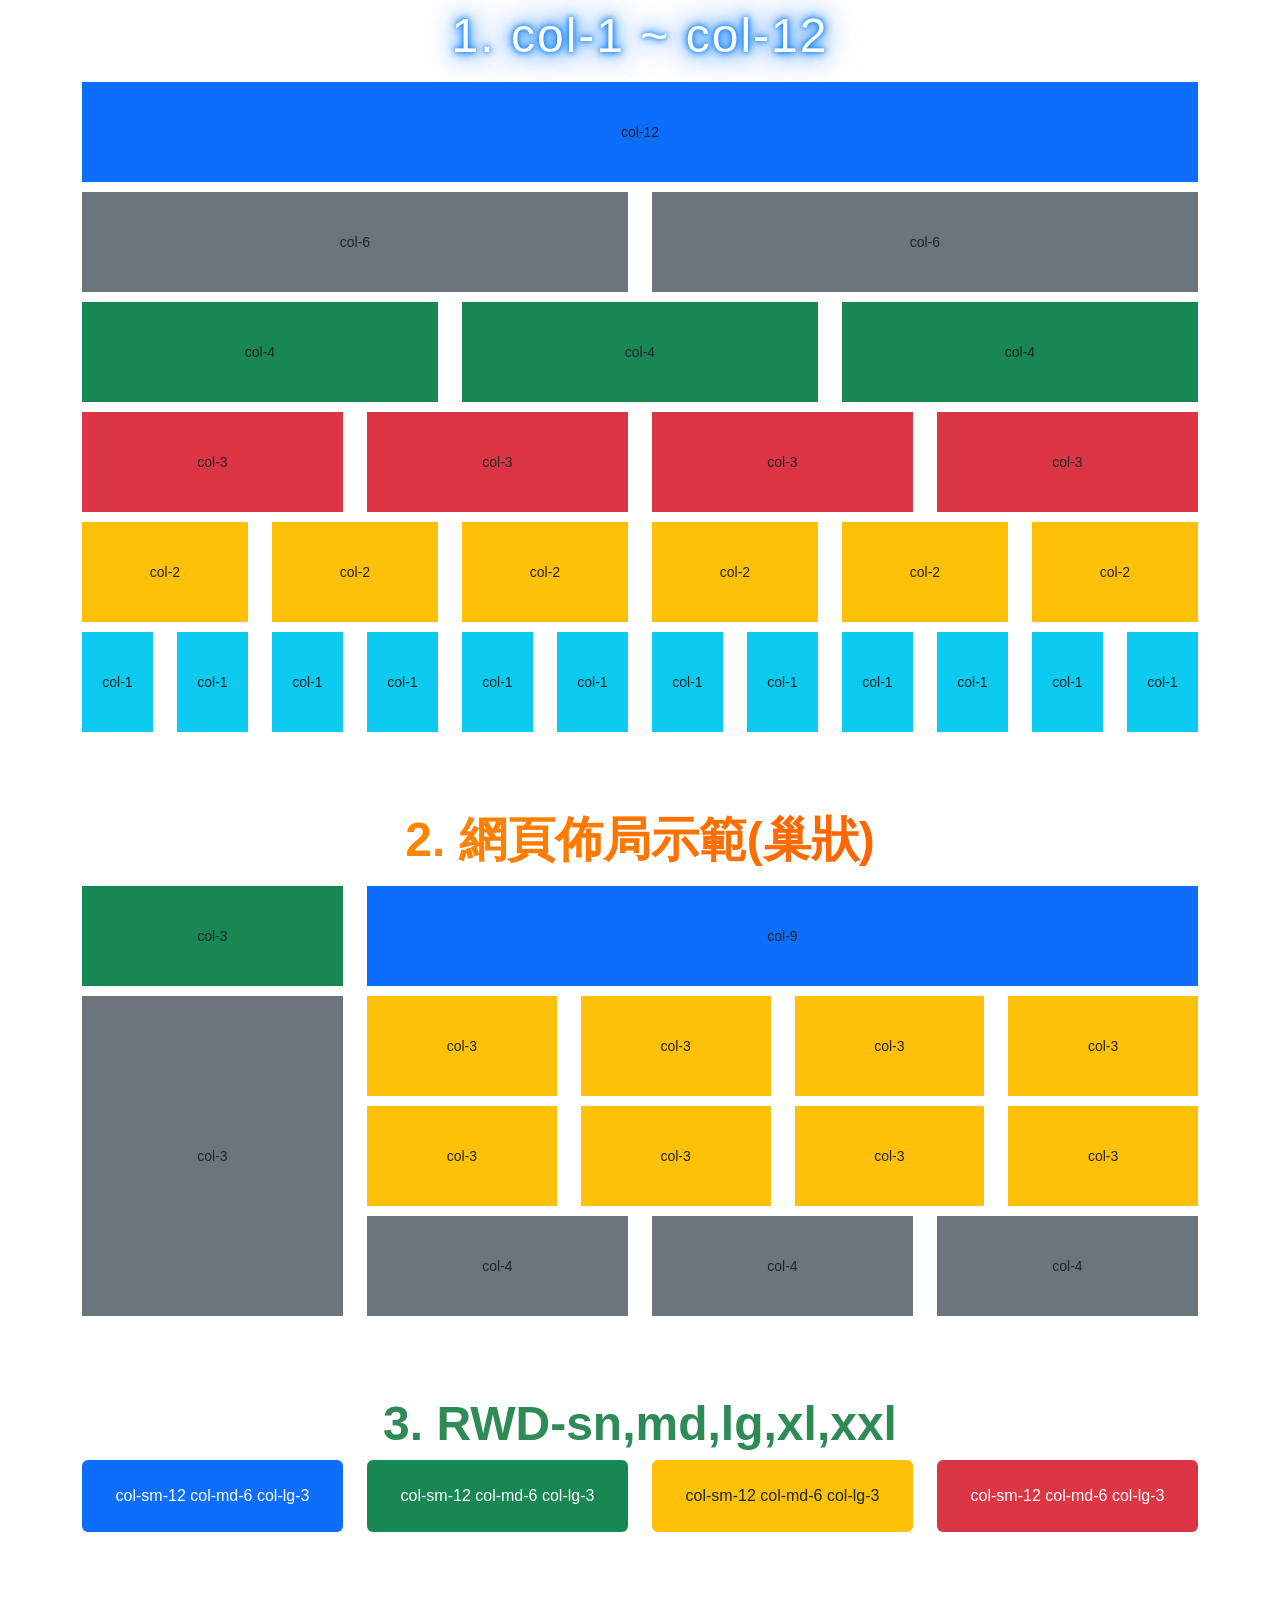
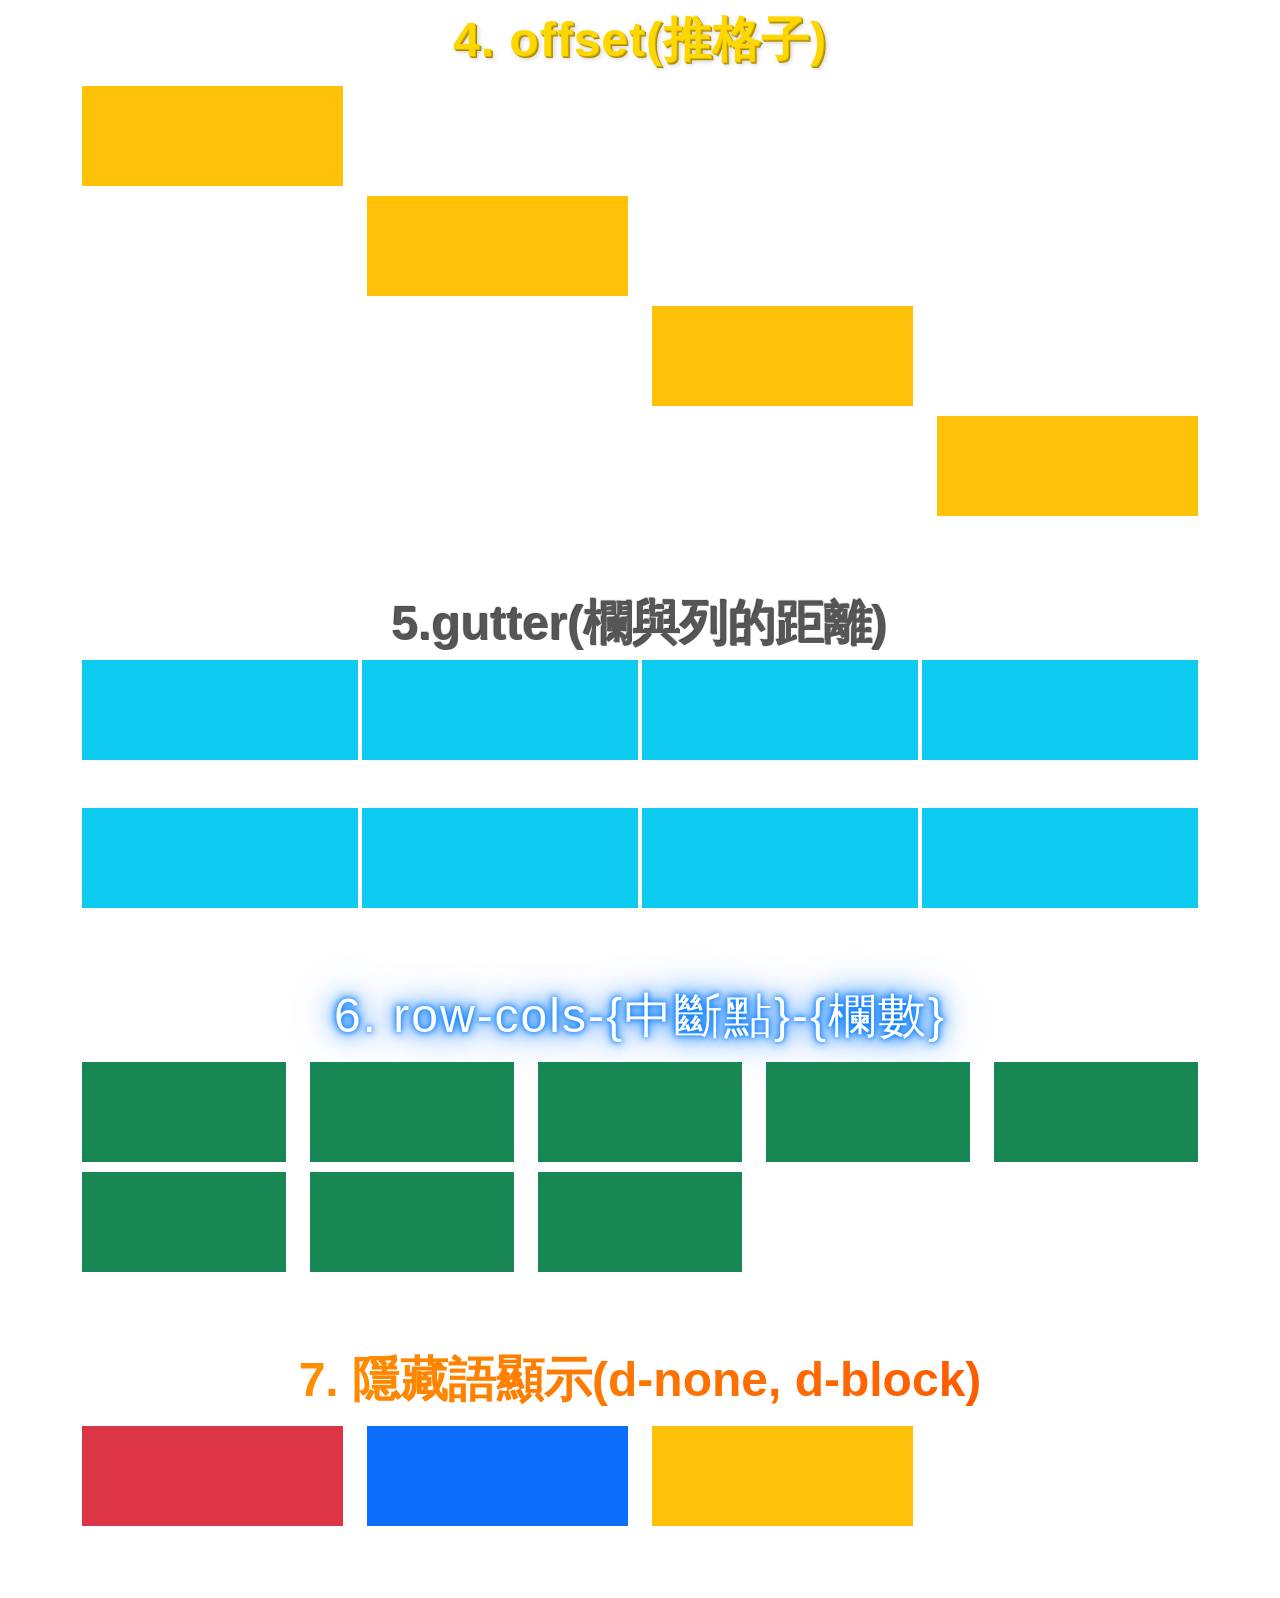
<file: 260210-1_Ch6-column.html>
<!DOCTYPE html>
<html lang="zh-TW">

<head>
    <meta charset="UTF-8">
    <meta name="viewport" content="width=device-width, initial-scale=1.0">
    <title>CH6-欄與列</title>

    <link rel="stylesheet" href="css/bootstrap.min.css">
    <link rel="stylesheet" href="css/mycss02.css">
    <style>
        .box01 {
            font-size: 14px;
            text-align: center;
            /* 水平置中 (文字) */
            display: flex;
            /* 啟動 Flex 模式 */
            justify-content: center;
            /* Flex 水平置中 */
            align-items: center;
            /* Flex 垂直置中 (這取代了你的 vertical-align) */
            height: 100px;
            /* 務必給高度，不然看不出垂直置中的效果 */
            margin-top: 10px;
        }

        .box02 {
            font-size: 14px;
            text-align: center;
            /* 水平置中 (文字) */
            display: flex;
            /* 啟動 Flex 模式 */
            justify-content: center;
            /* Flex 水平置中 */
            align-items: center;
            /* Flex 垂直置中 (這取代了你的 vertical-align) */
            height: 320px;
            /* 務必給高度，不然看不出垂直置中的效果 */
            margin-top: 10px;
        }

        .box03 {
            height: 100px;
        }
    </style>
</head>

<body>
    <div class="title-01 text-center"> 1. col-1 ~ col-12</div>
    <div class="container">
        <div class="row">
            <div class="col-12">
                <div class="box01 bg-primary"> col-12</div>
            </div>
        </div>
        <div class="row">
            <div class="col-6">
                <div class="box01 bg-secondary"> col-6</div>
            </div>
            <div class="col-6">
                <div class="box01 bg-secondary"> col-6</div>
            </div>
        </div>
        <div class="row">
            <div class="col-4">
                <div class="box01 bg-success">col-4</div>
            </div>
            <div class="col-4">
                <div class="box01 bg-success">col-4</div>
            </div>
            <div class="col-4 ">
                <div class="box01 bg-success">col-4</div>
            </div>
        </div>

        <div class="row">
            <div class="col-3">
                <div class="box01 bg-danger">col-3</div>
            </div>
            <div class="col-3">
                <div class="box01 bg-danger">col-3</div>
            </div>
            <div class="col-3">
                <div class="box01 bg-danger">col-3</div>
            </div>
            <div class="col-3">
                <div class="box01 bg-danger">col-3</div>
            </div>
        </div>

        <div class="row">
            <div class="col-2">
                <div class="box01 bg-warning">col-2</div>
            </div>
            <div class="col-2">
                <div class="box01 bg-warning">col-2</div>
            </div>
            <div class="col-2">
                <div class="box01 bg-warning">col-2</div>
            </div>
            <div class="col-2">
                <div class="box01 bg-warning">col-2</div>
            </div>
            <div class="col-2">
                <div class="box01 bg-warning">col-2</div>
            </div>
            <div class="col-2">
                <div class="box01 bg-warning">col-2</div>
            </div>
        </div>
        <div class="row">
            <div class="col-1">
                <div class="box01 bg-info">col-1</div>
            </div>
            <div class="col-1">
                <div class="box01 bg-info">col-1</div>
            </div>
            <div class="col-1">
                <div class="box01 bg-info">col-1</div>
            </div>
            <div class="col-1">
                <div class="box01 bg-info">col-1</div>
            </div>
            <div class="col-1">
                <div class="box01 bg-info">col-1</div>
            </div>
            <div class="col-1">
                <div class="box01 bg-info">col-1</div>
            </div>
            <div class="col-1">
                <div class="box01 bg-info">col-1</div>
            </div>
            <div class="col-1">
                <div class="box01 bg-info">col-1</div>
            </div>
            <div class="col-1">
                <div class="box01 bg-info">col-1</div>
            </div>
            <div class="col-1">
                <div class="box01 bg-info">col-1</div>
            </div>
            <div class="col-1">
                <div class="box01 bg-info">col-1</div>
            </div>
            <div class="col-1">
                <div class="box01 bg-info">col-1</div>
            </div>
        </div>
        <br><br><br>
    </div>

    <div class="title-02 text-center"> 2. 網頁佈局示範(巢狀)</div>
    <div class="container">
        <div class="row">
            <div class="col-3">
                <div class="box01 bg-success">col-3</div>
            </div>
            <div class="col-9">
                <div class="box01 bg-primary">col-9</div>
            </div>
        </div>
        <div class="row">
            <div class="col-3">
                <div class="box02 bg-secondary">col-3</div>
            </div>
            <div class="col-9">
                <div class="row">
                    <div class="col-3">
                        <div class="box01 bg-warning">col-3</div>
                    </div>
                    <div class="col-3">
                        <div class="box01 bg-warning">col-3</div>
                    </div>
                    <div class="col-3">
                        <div class="box01 bg-warning">col-3</div>
                    </div>
                    <div class="col-3">
                        <div class="box01 bg-warning">col-3</div>
                    </div>
                </div>
                <div class="row">
                    <div class="col-3">
                        <div class="box01 bg-warning">col-3</div>
                    </div>
                    <div class="col-3">
                        <div class="box01 bg-warning">col-3</div>
                    </div>
                    <div class="col-3">
                        <div class="box01 bg-warning">col-3</div>
                    </div>
                    <div class="col-3">
                        <div class="box01 bg-warning">col-3</div>
                    </div>
                </div>
                <div class="row">
                    <div class="col-4">
                        <div class="box01 bg-secondary">col-4</div>
                    </div>
                    <div class="col-4">
                        <div class="box01 bg-secondary">col-4</div>
                    </div>
                    <div class="col-4">
                        <div class="box01 bg-secondary">col-4</div>
                    </div>
                </div>
            </div>
        </div>
        <br><br><br>
    </div>

    <div class="title-03 text-center"> 3. RWD-sn,md,lg,xl,xxl</div>
    <div class="container">
        <div class="row g-4">
            <div class="col-sm-12 col-md-6 col-lg-3">
                <div class="p-4 bg-primary text-white text-center rounded">
                    col-sm-12 col-md-6 col-lg-3
                </div>
            </div>

            <div class="col-sm-12 col-md-6 col-lg-3">
                <div class="p-4 bg-success text-white text-center rounded">
                    col-sm-12 col-md-6 col-lg-3
                </div>
            </div>

            <div class="col-sm-12 col-md-6 col-lg-3">
                <div class="p-4 bg-warning text-dark text-center rounded">
                    col-sm-12 col-md-6 col-lg-3
                </div>
            </div>

            <div class="col-sm-12 col-md-6 col-lg-3">
                <div class="p-4 bg-danger text-white text-center rounded">
                    col-sm-12 col-md-6 col-lg-3
                </div>
            </div>

        </div>
        <br><br><br>
    </div>

    <div class="title-04 text-center"> 4. offset(推格子)</div>
    <div class="container">
        <div class="row">
            <div class="col-3">
                <div class="box01 bg-warning"></div>
            </div>
        </div>
        <div class="row">
            <div class="col-3 offset-lg-3">
                <div class="box01 bg-warning"></div>
            </div>
        </div>
        <div class="row">
            <div class="col-3 offset-lg-6">
                <div class="box01 bg-warning"></div>
            </div>
        </div>
        <div class="row">
            <div class="col-3 offset-lg-9">
                <div class="box01 bg-warning"></div>
            </div>
        </div>
        <br><br><br>
    </div>

    <div class="title-05 text-center">5.gutter(欄與列的距離)</div>
    <div class="container">
        <div class="row gx-1 gy-5">
            <div class="col-3">
                <div class="box03 bg-info"></div>
            </div>
            <div class="col-3">
                <div class="box03 bg-info"></div>
            </div>
            <div class="col-3">
                <div class="box03 bg-info"></div>
            </div>
            <div class="col-3">
                <div class="box03 bg-info"></div>
            </div>
            <div class="col-3">
                <div class="box03 bg-info"></div>
            </div>
            <div class="col-3">
                <div class="box03 bg-info"></div>
            </div>
            <div class="col-3">
                <div class="box03 bg-info"></div>
            </div>
            <div class="col-3">
                <div class="box03 bg-info"></div>
            </div>
        </div>
        <br><br><br>
    </div>
    <div class="title-01 text-center">6. row-cols-{中斷點}-{欄數}</div>
    <div class="container">
        <div class="row row-cols-2 row-cols-md-3 row-cols-lg-4 row-cols-xl-5 row-cols-xxl-6">

            <div class="col">
                <div class="box01 bg-success"></div>
            </div>
            <div class="col">
                <div class="box01 bg-success"></div>
            </div>
            <div class="col">
                <div class="box01 bg-success"></div>
            </div>
            <div class="col">
                <div class="box01 bg-success"></div>
            </div>
            <div class="col">
                <div class="box01 bg-success"></div>
            </div>
            <div class="col">
                <div class="box01 bg-success"></div>
            </div>
            <div class="col">
                <div class="box01 bg-success"></div>
            </div>
            <div class="col">
                <div class="box01 bg-success"></div>
            </div>
        </div>
        <br><br><br>
    </div>

    <div class="title-02 text-center">7. 隱藏語顯示(d-none, d-block)</div>
    <div class="container">
        <div class="row">
            <div class="col-3 d-none d-md-block">
                <div class="box01 bg-danger"></div>
            </div>
            <div class="col-3 d-none d-lg-block">
                <div class="box01 bg-primary"></div>
            </div>
            <div class="col-3 d-none d-xl-block">
                <div class="box01 bg-warning"></div>
            </div>
        </div>
        <br><br><br>
    </div>

    <script src="js/bootstrap.bundle.min.js"></script>
    <script src="js/jquery-4.0.0.min.js"></script>
</body>

</html>
</file>
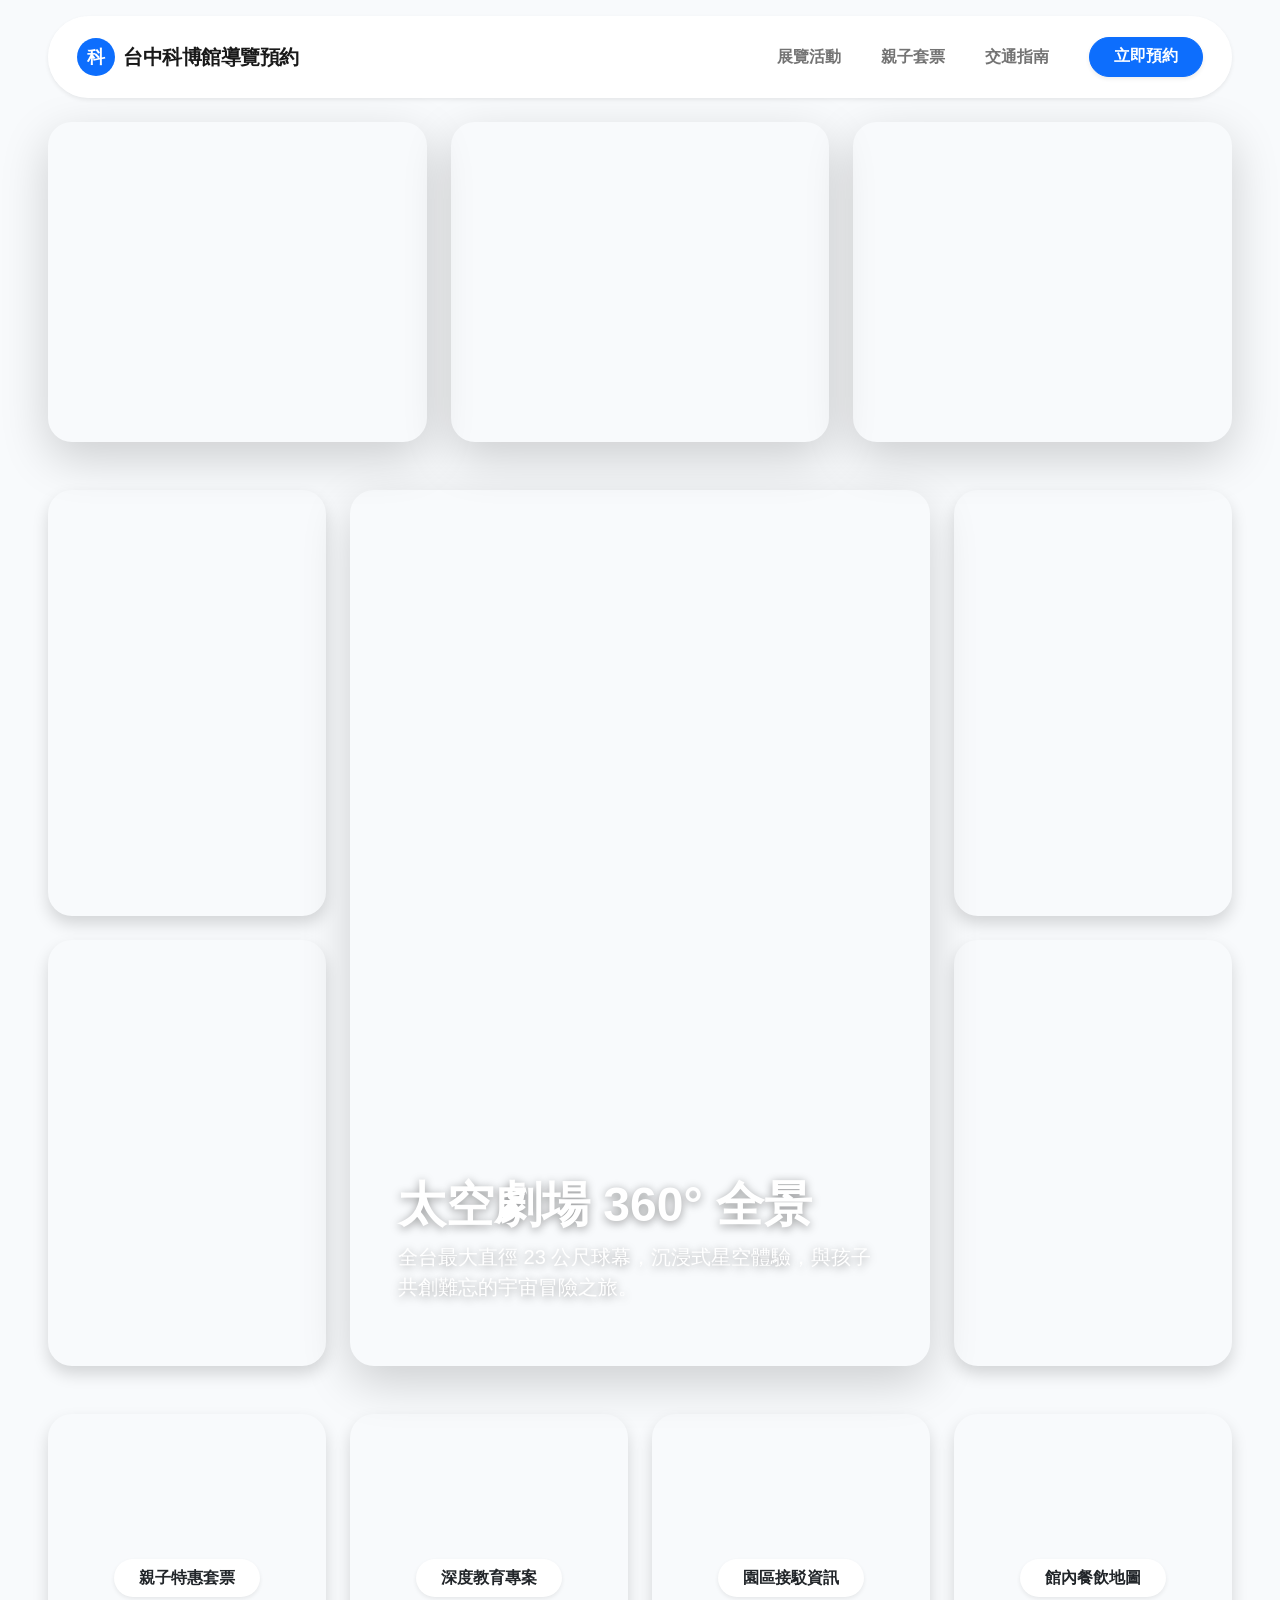
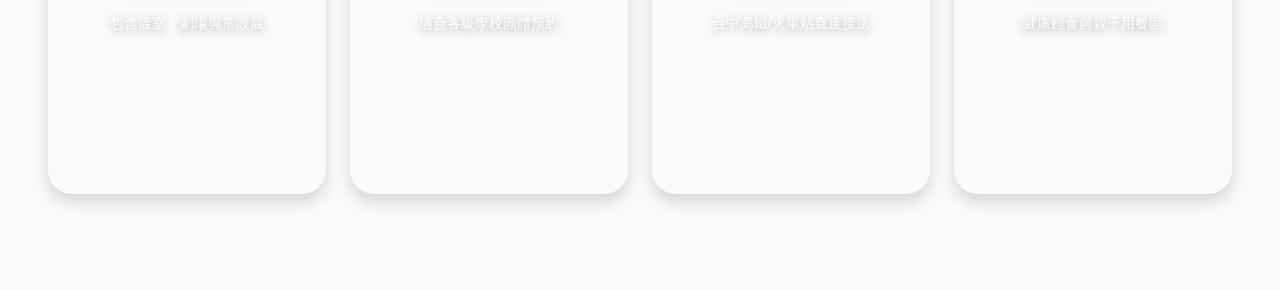
<file: 260224-4_EX3_V2.html>
<!DOCTYPE html>
<html lang="zh-TW">

<head>
    <meta charset="UTF-8">
    <meta name="viewport" content="width=device-width, initial-scale=1.0">
    <title>國立自然科學博物館 - 親子深度導覽預約</title>
    <link rel="stylesheet" href="css/bootstrap.min.css">
    <style>
        body {
            background: #f8fafc;
            font-family: "Zen Maru Gothic", "Noto Sans TC", sans-serif;
            overflow-x: hidden;
            color: #334155;
        }

        /* 導覽列：毛玻璃質感 */
        .glass-nav {
            background: rgba(255, 255, 255, 0.92) !important;
            backdrop-filter: blur(12px);
            border: 1px solid rgba(255, 255, 255, 0.4);
            position: sticky;
            top: 10px;
            z-index: 1100;
        }

        @media (max-width: 991.98px) {
            .navbar-collapse {
                position: absolute;
                top: 110%; left: 0; right: 0;
                background: rgba(255, 255, 255, 0.98);
                padding: 20px;
                border-radius: 25px;
                box-shadow: 0 15px 35px rgba(0,0,0,0.1);
            }
            .navbar-nav .nav-link {
                background: #f1f5f9;
                margin-bottom: 10px;
                border-radius: 50px;
                text-align: center;
                color: #475569 !important;
                padding: 12px !important;
            }
        }

        /* 背景與縮放特效 */
        .bg-cover {
            background-position: center center;
            background-size: cover;
            /* 換圖速度 1.2s，增加商業沉穩感 */
            transition: transform 0.6s ease, filter 0.6s ease, background-image 1.2s cubic-bezier(0.4, 0, 0.2, 1);
            backface-visibility: hidden;
            transform: translate3d(0,0,0);
        }

        .hover-zoom-wrap {
            overflow: hidden;
            border-radius: 24px;
            position: relative;
            transform: translate3d(0,0,0);
        }

        .hover-zoom-wrap:hover .bg-cover {
            transform: scale(1.04);
            filter: brightness(1.05);
        }

        /* Roller 遮罩 */
        .rollerbox .roller {
            position: absolute;
            top: 0; left: 0; width: 100%; height: 100%;
            background: linear-gradient(180deg, rgba(15, 23, 42, 0.4), rgba(15, 23, 42, 0.85));
            transform: translateY(-100%);
            transition: transform 0.6s cubic-bezier(0.4, 0, 0.2, 1);
            z-index: 2;
        }
        .rollerbox:hover .roller { transform: translateY(0); }

        /* 文案與質感 */
        .commercial-title { font-weight: 900; letter-spacing: -0.5px; }
        .text-shadow { text-shadow: 0 2px 10px rgba(0,0,0,0.4); }

        @media (max-width: 767.98px) {
            .middle-section-col { min-height: 300px !important; margin-bottom: 15px; }
            .vh-100 { height: auto !important; }
        }

        /* 底部換圖區 ID 定義：模擬科博館場景 */
        /* 建議實作時替換為：images/dino_a.jpg -> dino_b.jpg */
        .swap-01 { background-image: url(https://picsum.photos/id/1024/800/800); } /* 象徵森林/植物園 */
        .swap-01:hover { background-image: url(https://picsum.photos/id/1025/800/800); }

        .swap-02 { background-image: url(https://picsum.photos/id/1031/800/800); } /* 象徵古文明 */
        .swap-02:hover { background-image: url(https://picsum.photos/id/1032/800/800); }

        .swap-03 { background-image: url(https://picsum.photos/id/903/800/800); } /* 象徵星空太空 */
        .swap-03:hover { background-image: url(https://picsum.photos/id/904/800/800); }

        .swap-04 { background-image: url(https://picsum.photos/id/1067/800/800); } /* 象徵化石研究 */
        .swap-04:hover { background-image: url(https://picsum.photos/id/1068/800/800); }
    </style>
</head>

<body>
    <div class="container-fluid px-lg-5 pt-3">
        
        <nav class="navbar navbar-expand-lg glass-nav p-3 mb-4 rounded-pill shadow-sm">
            <div class="container-fluid">
                <a class="navbar-brand d-flex align-items-center" href="#">
                    <div class="bg-primary text-white rounded-circle d-flex justify-content-center align-items-center me-2" style="width: 38px; height: 38px;">
                        <span class="small fw-bold">科</span>
                    </div>
                    <span class="h5 mb-0 commercial-title">台中科博館導覽預約</span>
                </a>
                
                <button class="navbar-toggler border-0" type="button" data-bs-toggle="collapse" data-bs-target="#navbarNav">
                    <span class="navbar-toggler-icon"></span>
                </button>

                <div class="collapse navbar-collapse" id="navbarNav">
                    <div class="navbar-nav ms-auto gap-lg-2">
                        <a class="nav-link px-3 fw-bold" href="#">展覽活動</a>
                        <a class="nav-link px-3 fw-bold" href="#">親子套票</a>
                        <a class="nav-link px-3 fw-bold" href="#">交通指南</a>
                        <a href="#" class="btn btn-primary rounded-pill px-4 shadow-sm fw-bold ms-lg-3 mt-2 mt-lg-0">立即預約</a>
                    </div>
                </div>
            </div>
        </nav>

        <div class="row g-4 mb-5">
            <div class="col-md-4">
                <div class="hover-zoom-wrap rollerbox shadow-lg" style="height: 320px;">
                    <div class="bg-cover h-100" style="background-image: url(https://picsum.photos/id/1012/800/600);"></div>
                    <div class="roller d-flex align-items-center justify-content-center text-white text-center p-4">
                        <div>
                            <h4 class="fw-bold mb-3">生命科學廳</h4>
                            <p class="small opacity-75">探訪高達三層樓的機械恐龍，重返史前霸主盛世，啟發孩子對古生物學的興趣。</p>
                            <button class="btn btn-outline-light btn-sm rounded-pill px-3">展館資訊</button>
                        </div>
                    </div>
                </div>
            </div>
            <div class="col-md-4">
                <div class="hover-zoom-wrap rollerbox shadow-lg" style="height: 320px;">
                    <div class="bg-cover h-100" style="background-image: url(https://picsum.photos/id/1043/800/600);"></div>
                    <div class="roller d-flex align-items-center justify-content-center text-white text-center p-4">
                        <div>
                            <h4 class="fw-bold mb-3">人類文化廳</h4>
                            <p class="small opacity-75">跨越時空見證人類文明，從傳統水車到精緻工藝，體驗多元文化的智慧結晶。</p>
                            <button class="btn btn-outline-light btn-sm rounded-pill px-3">預約導覽</button>
                        </div>
                    </div>
                </div>
            </div>
            <div class="col-md-4">
                <div class="hover-zoom-wrap rollerbox shadow-lg" style="height: 320px;">
                    <div class="bg-cover h-100" style="background-image: url(https://picsum.photos/id/1044/800/600);"></div>
                    <div class="roller d-flex align-items-center justify-content-center text-white text-center p-4">
                        <div>
                            <h4 class="fw-bold mb-3">熱帶雨林溫室</h4>
                            <p class="small opacity-75">在高達40公尺的玻璃溫室中，探索亞馬遜河珍稀魚類與熱帶雨林的壯麗生態。</p>
                            <button class="btn btn-outline-light btn-sm rounded-pill px-3">生態導覽</button>
                        </div>
                    </div>
                </div>
            </div>
        </div>

        <div class="row g-4 vh-100 mb-5">
            <div class="col-md-3 d-flex flex-column gap-4">
                <div class="flex-grow-1 hover-zoom-wrap shadow middle-section-col">
                    <div class="bg-cover h-100" style="background-image: url(https://picsum.photos/id/1060/400/600);"></div>
                </div>
                <div class="flex-grow-1 hover-zoom-wrap shadow middle-section-col">
                    <div class="bg-cover h-100" style="background-image: url(https://picsum.photos/id/1084/400/600);"></div>
                </div>
            </div>
            <div class="col-md-6 middle-section-col">
                <div class="hover-zoom-wrap h-100 shadow-lg">
                    <div class="bg-cover h-100 d-flex align-items-end p-5" style="background-image: url(https://picsum.photos/id/903/800/800);">
                        <div class="text-white text-shadow">
                            <h2 class="display-5 fw-bold">太空劇場 360° 全景</h2>
                            <p class="lead">全台最大直徑 23 公尺球幕，沉浸式星空體驗，與孩子共創難忘的宇宙冒險之旅。</p>
                        </div>
                    </div>
                </div>
            </div>
            <div class="col-md-3 d-flex flex-column gap-4">
                <div class="flex-grow-1 hover-zoom-wrap shadow middle-section-col">
                    <div class="bg-cover h-100" style="background-image: url(https://picsum.photos/id/1071/400/600);"></div>
                </div>
                <div class="flex-grow-1 hover-zoom-wrap shadow middle-section-col">
                    <div class="bg-cover h-100" style="background-image: url(https://picsum.photos/id/1070/400/600);"></div>
                </div>
            </div>
        </div>

        <div class="row g-4 mb-5 pb-5">
            <div class="col-md-3">
                <div class="hover-zoom-wrap shadow" style="height: 380px;">
                    <div class="bg-cover bg-hover-swap swap-01 h-100 d-flex align-items-center justify-content-center">
                        <div class="text-center">
                            <a href="#" class="btn btn-white bg-white rounded-pill px-4 shadow-sm fw-bold">親子特惠套票</a>
                            <p class="text-white mt-3 small text-shadow">包含溫室、劇場與常設展</p>
                        </div>
                    </div>
                </div>
            </div>
            <div class="col-md-3">
                <div class="hover-zoom-wrap shadow" style="height: 380px;">
                    <div class="bg-cover bg-hover-swap swap-02 h-100 d-flex align-items-center justify-content-center">
                        <div class="text-center">
                            <a href="#" class="btn btn-white bg-white rounded-pill px-4 shadow-sm fw-bold">深度教育專案</a>
                            <p class="text-white mt-3 small text-shadow">適合各級學校團體預約</p>
                        </div>
                    </div>
                </div>
            </div>
            <div class="col-md-3">
                <div class="hover-zoom-wrap shadow" style="height: 380px;">
                    <div class="bg-cover bg-hover-swap swap-03 h-100 d-flex align-items-center justify-content-center">
                        <div class="text-center">
                            <a href="#" class="btn btn-white bg-white rounded-pill px-4 shadow-sm fw-bold">園區接駁資訊</a>
                            <p class="text-white mt-3 small text-shadow">台中高鐵/火車站直達接送</p>
                        </div>
                    </div>
                </div>
            </div>
            <div class="col-md-3">
                <div class="hover-zoom-wrap shadow" style="height: 380px;">
                    <div class="bg-cover bg-hover-swap swap-04 h-100 d-flex align-items-center justify-content-center">
                        <div class="text-center">
                            <a href="#" class="btn btn-white bg-white rounded-pill px-4 shadow-sm fw-bold">館內餐飲地圖</a>
                            <p class="text-white mt-3 small text-shadow">健康輕食與親子用餐區</p>
                        </div>
                    </div>
                </div>
            </div>
        </div>
    </div>

    <script src="js/bootstrap.bundle.min.js"></script>
</body>
</html>
</file>
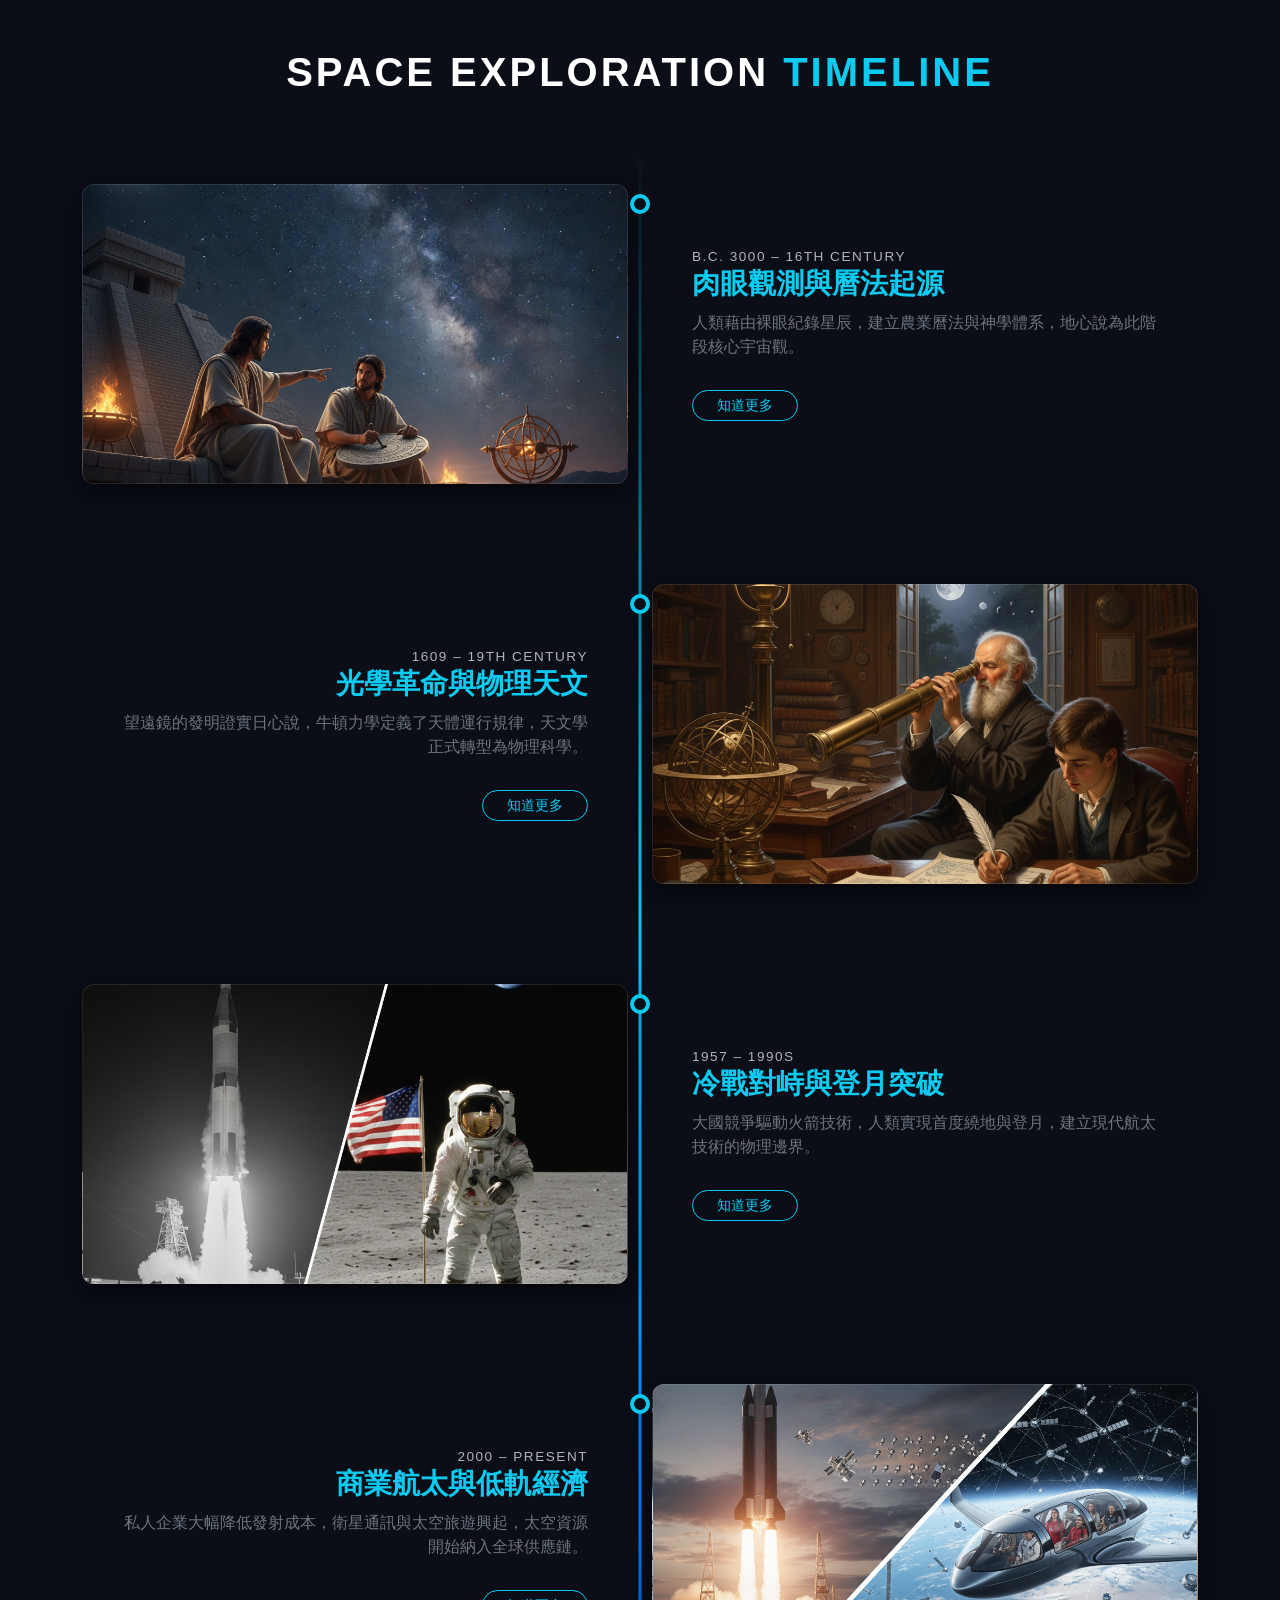
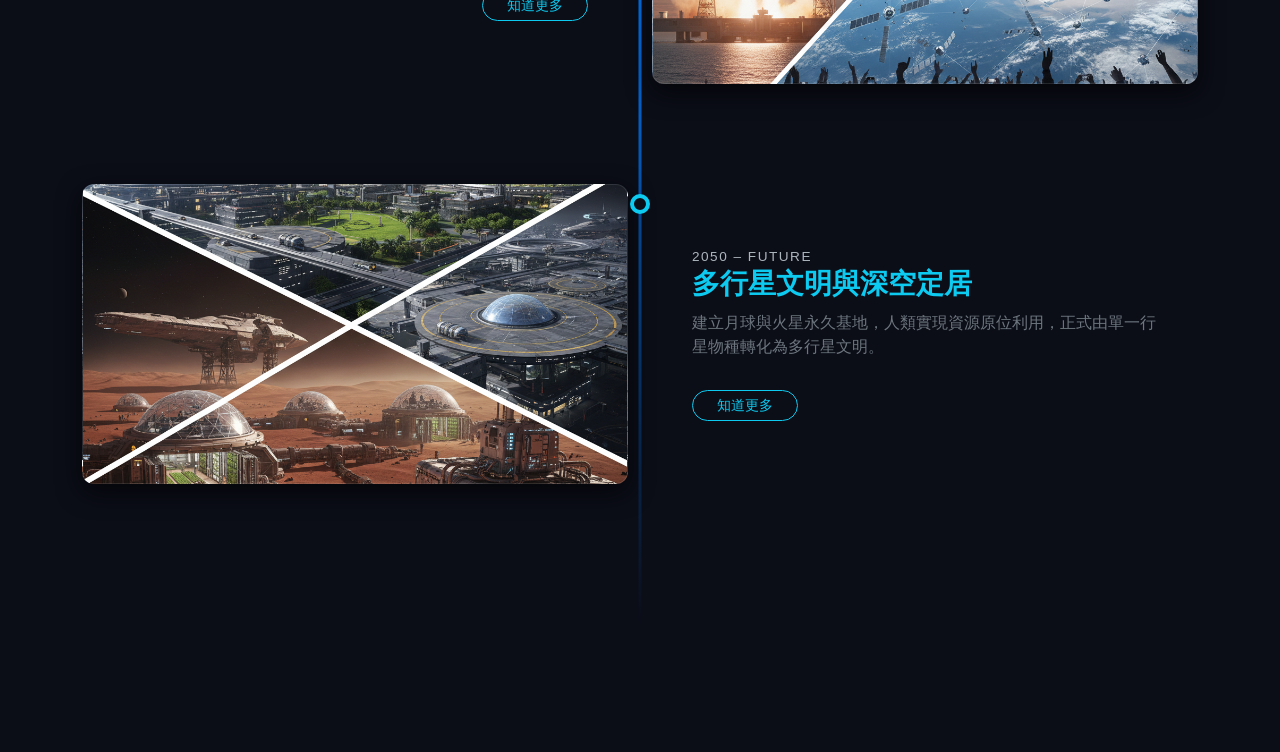
<file: 260226-1_Timeline_V3.html>
<!DOCTYPE html>
<html lang="zh-TW">

<head>
    <meta charset="UTF-8">
    <meta name="viewport" content="width=device-width, initial-scale=1.0">
    <title>人類太空探索歷史與未來時間軸</title>
    <link rel="stylesheet" href="css/bootstrap.min.css">
    <link rel="stylesheet" href="css/mycss02.css">
    <style>
        body {
            background-color: #0b0d17; /* 太空深藍黑背景 */
            color: #ffffff;
            font-family: 'Segoe UI', "Microsoft JhengHei", sans-serif;
            padding-bottom: 80px;
        }

        .h3 {
            color: #0dcaf0; /* 科技青色 */
            font-weight: bold;
            margin-bottom: 10px;
        }

        .year-label {
            color: #adb5bd;
            font-size: 0.85rem;
            letter-spacing: 1.5px;
            text-transform: uppercase;
        }

        .pimg {
            height: 300px; /* 略微拉高增加氣勢 */
            border-radius: 12px;
            box-shadow: 0 8px 25px rgba(0, 0, 0, 0.6);
            transition: transform 0.4s ease;
            border: 1px solid rgba(255, 255, 255, 0.1);
        }

        .pimg:hover {
            transform: translateY(-5px);
        }

        .bg-cover {
            background-position: center center;
            background-size: cover;
        }

        /* 調整時間軸中線與圓點配色 */
        @media screen and (min-width: 768px) {
            .timeline-section {
                position: relative;
                padding: 40px 0;
            }

            .timeline-section::before {
                position: absolute;
                content: "";
                top: 0;
                bottom: 0;
                width: 3px;
                background: linear-gradient(180deg, transparent, #0dcaf0, #007bff, transparent);
                left: 50%;
                transform: translateX(-50%);
            }

            .timeline-section-pointer {
                position: relative;
                margin-bottom: 100px;
            }

            .timeline-section-pointer::before {
                position: absolute;
                content: "";
                width: 20px;
                height: 20px;
                background-color: #0b0d17;
                border-radius: 50%;
                border: 4px solid #0dcaf0; /* 改為與標題同色 */
                top: 10px;
                left: 50%;
                z-index: 5;
                transform: translateX(-50%);
            }
        }

        .content-box {
            padding: 20px 40px;
        }

        .btn-more {
            margin-top: 15px;
            border-radius: 20px;
            transition: all 0.3s;
        }

        .btn-more:hover {
            background-color: #0dcaf0;
            color: #000;
            box-shadow: 0 0 15px rgba(13, 202, 240, 0.5);
        }
    </style>
</head>

<body>
    <div class="container py-5">
        <h1 class="text-center mb-5 fw-bold text-uppercase" style="letter-spacing: 3px;">Space Exploration <span class="text-info">Timeline</span></h1>
        
        <div class="timeline-section">
            <div class="row align-items-center timeline-section-pointer">
                <div class="col-md-6">
                    <div class="pimg bg-cover" style="background-image: url(images/Space-Timeline-1.png);"></div>
                </div>
                <div class="col-md-6 text-center text-md-start">
                    <div class="content-box">
                        <div class="year-label">B.C. 3000 – 16TH Century</div>
                        <div class="h3">肉眼觀測與曆法起源</div>
                        <p class="text-secondary">人類藉由裸眼紀錄星辰，建立農業曆法與神學體系，地心說為此階段核心宇宙觀。</p>
                        <a href="https://zh.wikipedia.org/wiki/%E5%A4%A9%E6%96%87%E5%AD%B8%E5%8F%B2" class="btn btn-outline-info btn-sm btn-more px-4">知道更多</a>
                    </div>
                </div>
            </div>

            <div class="row align-items-center flex-md-row-reverse timeline-section-pointer">
                <div class="col-md-6">
                    <div class="pimg bg-cover" style="background-image: url(images/Space-Timeline-2.png);"></div>
                </div>
                <div class="col-md-6 text-center text-md-end">
                    <div class="content-box">
                        <div class="year-label">1609 – 19TH Century</div>
                        <div class="h3">光學革命與物理天文</div>
                        <p class="text-secondary">望遠鏡的發明證實日心說，牛頓力學定義了天體運行規律，天文學正式轉型為物理科學。</p>
                        <a href="https://zh.wikipedia.org/wiki/%E6%97%A5%E5%BF%83%E8%AF%B4" class="btn btn-outline-info btn-sm btn-more px-4">知道更多</a>
                    </div>
                </div>
            </div>

            <div class="row align-items-center timeline-section-pointer">
                <div class="col-md-6">
                    <div class="pimg bg-cover" style="background-image: url(images/Space-Timeline-3.png);"></div>
                </div>
                <div class="col-md-6 text-center text-md-start">
                    <div class="content-box">
                        <div class="year-label">1957 – 1990S</div>
                        <div class="h3">冷戰對峙與登月突破</div>
                        <p class="text-secondary">大國競爭驅動火箭技術，人類實現首度繞地與登月，建立現代航太技術的物理邊界。</p>
                        <a href="https://zh.wikipedia.org/wiki/太空競賽" class="btn btn-outline-info btn-sm btn-more px-4">知道更多</a>
                    </div>
                </div>
            </div>

            <div class="row align-items-center flex-md-row-reverse timeline-section-pointer">
                <div class="col-md-6">
                    <div class="pimg bg-cover" style="background-image: url(images/Space-Timeline-4.png);"></div>
                </div>
                <div class="col-md-6 text-center text-md-end">
                    <div class="content-box">
                        <div class="year-label">2000 – Present</div>
                        <div class="h3">商業航太與低軌經濟</div>
                        <p class="text-secondary">私人企業大幅降低發射成本，衛星通訊與太空旅遊興起，太空資源開始納入全球供應鏈。</p>
                        <a href="https://zh.wikipedia.org/wiki/%E5%95%86%E4%B8%9A%E8%88%AA%E5%A4%A9" class="btn btn-outline-info btn-sm btn-more px-4">知道更多</a>
                    </div>
                </div>
            </div>

            <div class="row align-items-center timeline-section-pointer">
                <div class="col-md-6">
                    <div class="pimg bg-cover" style="background-image: url(images/Space-Timeline-5.png);"></div>
                </div>
                <div class="col-md-6 text-center text-md-start">
                    <div class="content-box">
                        <div class="year-label">2050 – Future</div>
                        <div class="h3">多行星文明與深空定居</div>
                        <p class="text-secondary">建立月球與火星永久基地，人類實現資源原位利用，正式由單一行星物種轉化為多行星文明。</p>
                        <a href="https://zh.wikipedia.org/wiki/%E5%A4%AA%E7%A9%BA%E7%A7%BB%E6%B0%91" class="btn btn-outline-info btn-sm btn-more px-4">知道更多</a>
                    </div>
                </div>
            </div>
        </div>
    </div>

    <script src="js/bootstrap.bundle.min.js"></script>
</body>

</html>
</file>
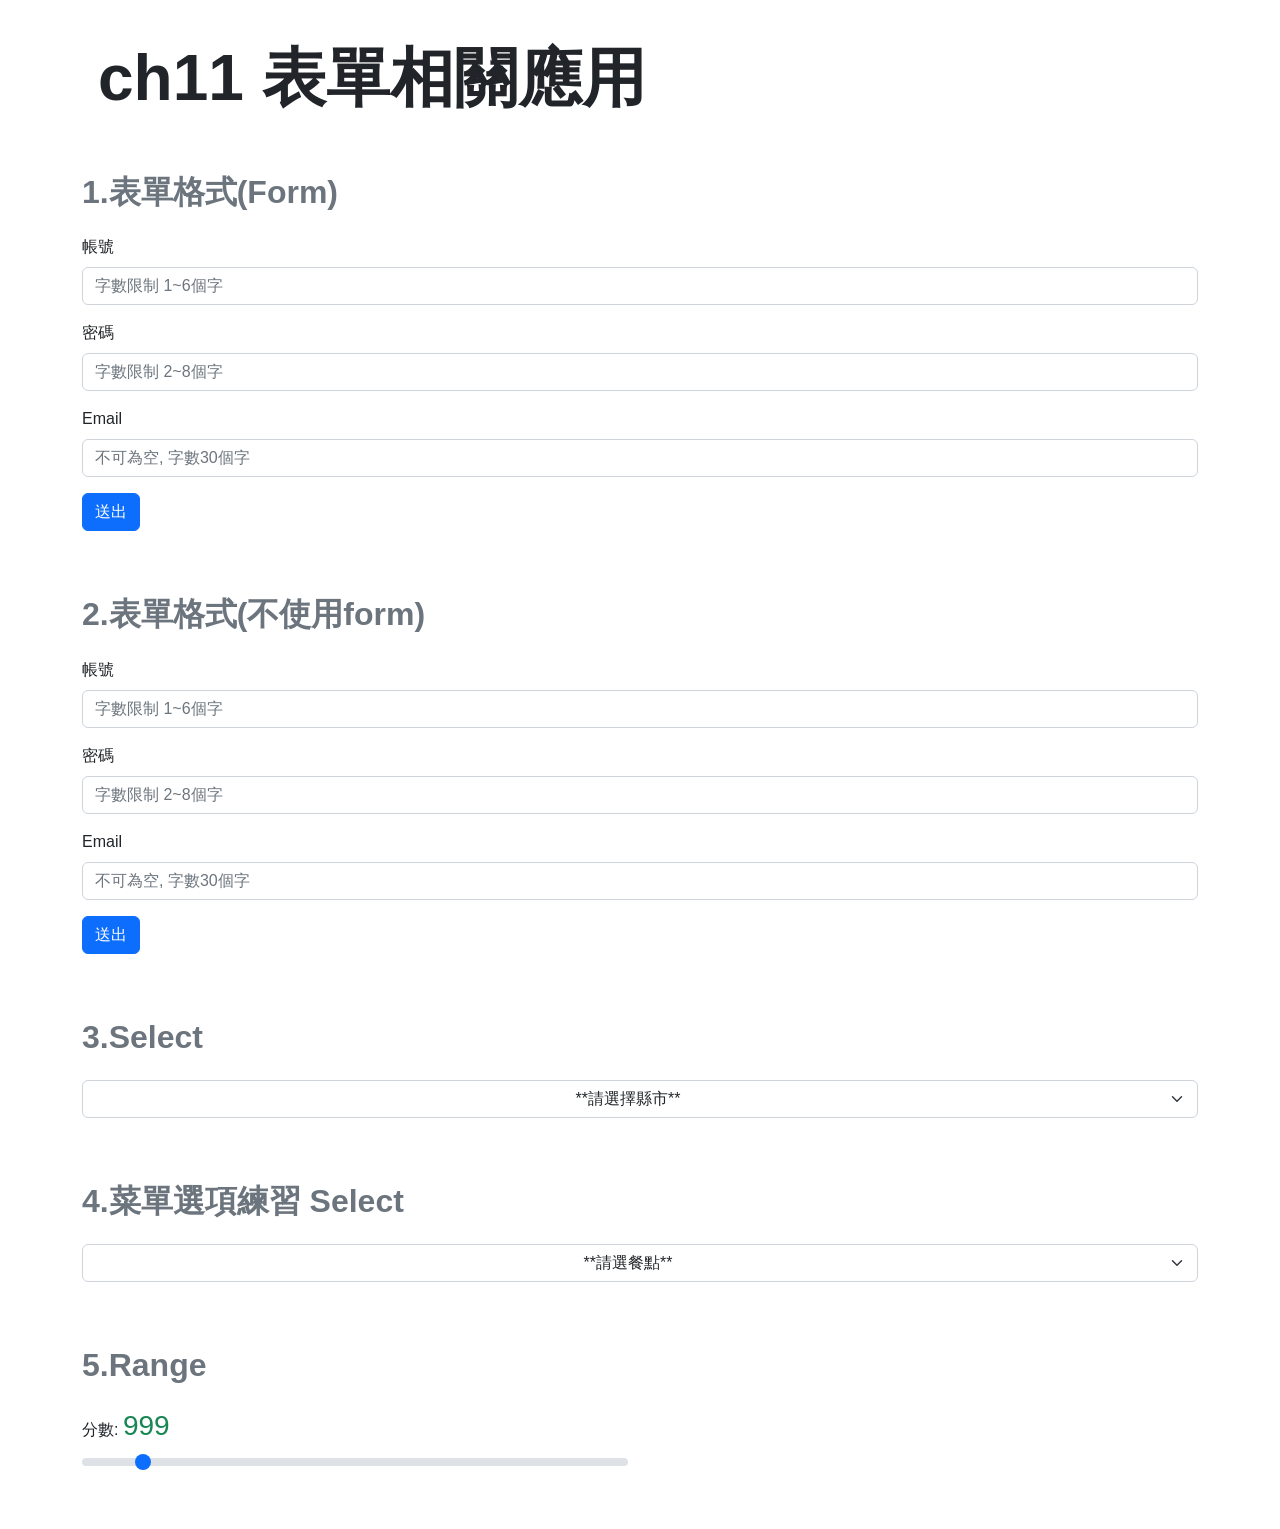
<file: 260226-2_CH11.html>
<!DOCTYPE html>
<html lang="zh-TW">

<head>
    <meta charset="UTF-8">
    <meta name="viewport" content="width=device-width, initial-scale=1.0">
    <title>CH-11 表單</title>
    <link rel="stylesheet" href="css/bootstrap.min.css">
    <link rel="stylesheet" href="css/mycss02.css">
    <style>

    </style>
</head>

<body>
    <div class="container">
        <div class="display-3 p-3 my-4 fw-900">ch11 表單相關應用</div>

        <div class="h2 py-3 fw-900 text-secondary">1.表單格式(Form)</div>
        <div class="row mb-5">
            <div class="col-12">
                <form id="myForm">
                    <div class="mb-3">
                        <label for="" class="form-label">帳號</label>
                        <input type="text" class="form-control" id="user01" placeholder="字數限制 1~6個字" required>
                        <div class="valid-feedback">輸入符合規定</div>
                        <div class="invalid-feedback">不符合規定</div>
                    </div>
                    <div class="mb-3">
                        <label for="" class="form-label">密碼</label>
                        <input type="password" class="form-control" id="pwd01" placeholder="字數限制 2~8個字">
                        <div class="valid-feedback">輸入符合規定</div>
                        <div class="invalid-feedback">不符合規定</div>
                    </div>
                    <div class="mb-3">
                        <label for="" class="form-label">Email</label>
                        <input type="email" class="form-control" id="email01" placeholder="不可為空, 字數30個字">
                        <div class="valid-feedback">輸入符合規定</div>
                        <div class="invalid-feedback">不符合規定</div>
                    </div>
                    <button class="btn btn-primary" type="submit">送出</button>
                </form>
            </div>
        </div>

        <div class="h2 py-3 fw-900 text-secondary">2.表單格式(不使用form)</div>
        <div class="row mb-5">
            <div class="col-12">
                <div class="mb-3">
                    <label for="" class="form-label">帳號</label>
                    <input type="text" name="" id="user02" class="form-control" placeholder="字數限制 1~6個字" required>
                </div>
                <div class="mb-3">
                    <label for="" class="form-label">密碼</label>
                    <input type="password" name="" id="pwd02" class="form-control" placeholder="字數限制 2~8個字">
                </div>
                <div class="mb-3">
                    <label for="" class="form-label">Email</label>
                    <input type="email" name="" id="email02" class="form-control" placeholder="不可為空, 字數30個字">
                </div>
                <button type="button" class="btn btn-primary" id="btn02">送出</button>
            </div>
        </div>

        <div class="h2 py-3 fw-900 text-secondary">3.Select</div>
        <div class="row mb-5">
            <div class="col-12">
                <select name="" id="city01" class="form-select">
                    <option value="" class="text-center">**請選擇縣市**</option>
                    <option value="台北市">台北市</option>
                    <option value="台中市">台中市</option>
                    <option value="高雄市">高雄市</option>
                </select>
            </div>
        </div>

        <div class="h2 py-3 fw-900 text-secondary">4.菜單選項練習 Select</div>
        <div class="row  mb-5">
            <div class="col-12">
                <select name="" class="form-select" id="myfood">
                    <option value="預設">**請選餐點**</option>
                </select>
            </div>
        </div>

        <div class="h2 py-3 fw-900 text-secondary">5.Range</div>
        <div class="row mb-5">
            <div class="col-6">
                <label for="score" class="form-label">分數: <span class="text-success h3"
                        id="score_text">999</span></label>
                <input type="range" name="" id="score" class="form-range" min="0" max="1000" step="10" value="100">
            </div>

        </div>


    </div>
    <script src="js/bootstrap.bundle.min.js"></script>
    <script src="js/jquery-4.0.0.min.js"></script>
    <script>
        //公有變數
        let flag_user01 = false;
        let flag_pwd01 = false;
        let flag_email01 = false;
        let flag_user02 = false;
        let flag_pwd02 = false;
        let flag_email02 = false;

        const foodData = [
            { name: "經典牛肉麵", price: 180, description: "嚴選本土黃牛肉，湯頭醇厚、麵條Ｑ彈。" },
            { name: "招牌小籠包", price: 210, description: "皮薄多汁，每一口都是精華。" },
            { name: "古法滷肉飯", price: 45, description: "肥而不膩的滷汁配上精選白米。" },
            { name: "陽春麵", price: 60, description: "簡單的美味，台北街頭的家鄉味。" },
            { name: "士林大香腸", price: 80, description: "超大份量，炭火直烤香氣四溢。" },
            { name: "蚵仔煎", price: 75, description: "新鮮蚵仔配上酥脆粉漿與獨門醬汁。" },
            { name: "傳統太陽餅", price: 50, description: "層層酥皮包裹麥芽甜心，台中必買伴手禮。" },
            { name: "脆皮肉圓", price: 65, description: "外皮炸至微脆，內餡豬肉鮮甜彈牙。" },
            { name: "清爽麻薏湯", price: 40, description: "台中夏季限定特產，帶點微苦後的甘甜。" },
            { name: "大甲芋頭冰", price: 85, description: "選用在地大甲芋頭，綿密濃郁。" },
            { name: "逢甲鹽酥雞", price: 100, description: "夜市首選，特製中藥粉香氣逼人。" },
            { name: "古早味麵湯", price: 55, description: "台式傳統煮法，濃厚大骨湯底。" },
            { name: "台中大麵羹", price: 45, description: "獨特的粗麵條與特有鹼味，台中人才懂的味道。" },
            { name: "南部肉燥飯", price: 40, description: "南部偏甜的滷汁風味，滿滿焦糖香。" },
            { name: "旗魚羹湯", price: 60, description: "新鮮旗魚漿特製，南部芡汁清甜感。" },
            { name: "西子灣海鮮派對", price: 350, description: "各式現撈海鮮大匯集，享受港都氣息。" },
            { name: "丹丹漢堡餐", price: 99, description: "南部傳奇速食，麵線羹配漢堡的奇幻組合。" },
            { name: "港都大碗冰", price: 120, description: "超大份量海之冰，適合多人分享。" },
            { name: "岡山羊肉爐", price: 450, description: "在地特產羊肉，藥膳湯底滋補養身。" },
            { name: "左營餛飩湯", price: 70, description: "薄皮大餡，傳統眷村必吃美味。" }
        ];



        //主程式
        $(function () {
            // 1. Form 提交監聽
            $("#myForm").submit(function (e) {

                if (flag_user01 == true && flag_pwd01 == true && flag_email01 == true) {
                    e.preventDefault();
                    console.log("Form觸發!");
                    console.log($("#user01").val());
                    console.log($("#pwd01").val());
                    console.log($("#email01").val());
                }
                else {
                    e.preventDefault();
                    alert("請輸入完整資料!");
                }

            });

            // // 2. 帳號 Keyup 監聽
            // $("#user01").keyup(function () {
            //     console.log($("#user01").val());
            // });


            // 3. 帳號 Blur 限制字數與驗證 (字數 1-6 字)
            $("#user01").blur(function () {
                let len = $(this).val().length;
                console.log("帳號字數：" + len);

                if (len > 0 && len <= 6) {
                    $(this).removeClass("is-invalid").addClass("is-valid");
                    flag_user01 = true;
                } else if (len == 0) {
                    $(this).removeClass("is-valid").removeClass("is-invalid");
                    flag_user01 = false;
                } else {
                    $(this).removeClass("is-valid").addClass("is-invalid");
                    flag_user01 = false;
                }
            });



            // 4. 密碼 Blur 限制字數與驗證 (字數 2-8 字)
            $("#pwd01").blur(function () {
                let len = $(this).val().length;
                console.log("密碼字數：" + len);

                if (len > 1 && len <= 8) {
                    $(this).removeClass("is-invalid").addClass("is-valid");
                    flag_pwd01 = true;
                } else if (len == 0) {
                    $(this).removeClass("is-valid").removeClass("is-invalid");
                    flag_pwd01 = false;
                } else {
                    $(this).removeClass("is-valid").addClass("is-invalid");
                    flag_pwd01 = false;
                }
            });

            // 5. Email Blur 限制字數與驗證 (上限 30 字)
            $("#email01").blur(function () {
                let len = $(this).val().length;
                console.log("Email字數：" + len);

                // 定義 Email 格式的 Regex
                let emailRegex = /^[^\s@]+@[^\s@]+\.[^\s@]+$/;

                // 條件：長度大於0、小於等於30，"且" 符合正則表達式格式
                if (len > 0 && len <= 30 && emailRegex.test($(this).val())) {
                    $(this).removeClass("is-invalid").addClass("is-valid");
                    flag_email01 = true;
                } else if (len == 0) {
                    $(this).removeClass("is-valid").removeClass("is-invalid");
                    flag_email01 = false;
                } else {
                    $(this).removeClass("is-valid").addClass("is-invalid");
                    flag_email01 = false;
                }
            });


            // btn按鈕監聽
            $("#btn02").click(function (e) {
                if (flag_user02 && flag_pwd02 && flag_email02) {
                    e.preventDefault();
                    console.log("btn按鈕監聽觸發");
                    console.log($("#user02").val());
                    console.log($("#pwd02").val());
                    console.log($("#email02").val());
                }
                else {
                    e.preventDefault();
                    alert("請輸入完整資料!");
                }
            });

            // 3. 帳號 Blur 限制字數與驗證 (字數 1-6 字)
            $("#user02").blur(function () {
                let len = $(this).val().length;
                console.log("帳號字數：" + len);

                if (len > 0 && len <= 6) {
                    $(this).removeClass("is-invalid").addClass("is-valid");
                    flag_user02 = true;
                } else if (len == 0) {
                    $(this).removeClass("is-valid").removeClass("is-invalid");
                    flag_user02 = false;
                } else {
                    $(this).removeClass("is-valid").addClass("is-invalid");
                    flag_user02 = false;
                }
            });

            // 4. 密碼 Blur 限制字數與驗證 (字數 2-8 字)
            $("#pwd02").blur(function () {
                let len = $(this).val().length;
                console.log("密碼字數：" + len);

                if (len > 1 && len <= 8) {
                    $(this).removeClass("is-invalid").addClass("is-valid");
                    flag_pwd02 = true;
                } else if (len == 0) {
                    $(this).removeClass("is-valid").removeClass("is-invalid");
                    flag_pwd02 = false;
                } else {
                    $(this).removeClass("is-valid").addClass("is-invalid");
                    flag_pwd02 = false;
                }
            });

            // 5. Email Blur 限制字數與驗證 (上限 30 字)
            $("#email02").blur(function () {
                let len = $(this).val().length;
                console.log("Email字數：" + len);

                // 定義 Email 格式的 Regex
                let emailRegex = /^[^\s@]+@[^\s@]+\.[^\s@]+$/;

                // 條件：長度大於0、小於等於30，"且" 符合正則表達式格式
                if (len > 0 && len <= 30 && emailRegex.test($(this).val())) {
                    $(this).removeClass("is-invalid").addClass("is-valid");
                    flag_email02 = true;
                } else if (len == 0) {
                    $(this).removeClass("is-valid").removeClass("is-invalid");
                    flag_email02 = false;
                } else {
                    $(this).removeClass("is-valid").addClass("is-invalid");
                    flag_email02 = false;
                }
            });


            // 6. Select 改變監聽
            $("#city01").change(function () {
                console.log($(this).val());
            });


            // 7.渲染餐點選單
            $("#myfood").empty();
            $("#myfood").append('<option value="" class="text-center">**請選餐點**</option>');

            foodData.forEach(function (item) {
                $("#myfood").append(
                    `<option value="${item.name}" class="text-center">${item.name}</option>`
                );
            });

            // 8.Select 改變監聽
            $("#myfood").change(function () {
                console.log($(this).val());
            });


            //9.Range 會用on來監聽
            $("#score").on("input", function () {
                console.log($(this).val());

                $("#score_text").text($(this).val());
                // 將滑桿目前的數值, 用text()存到score_text中
            });


        });





    </script>
</body>

</html>
</file>
<file: css/mycss02.css>
/* import google font "Noto Sans, 並應用到body{}內" */
@import url('https://fonts.googleapis.com/css2?family=Chiron+GoRound+TC:wght@200..900&family=Noto+Sans+TC:wght@100..900&display=swap');

body {
    font-family: "Noto Sans TC", sans-serif;
    font-optical-sizing: auto;
    font-style: normal;
}

/*文字相關*/
.fw-100 {
    font-weight: 100;
}

.fw-200 {
    font-weight: 200;
}

.fw-300 {
    font-weight: 300;
}

.fw-400 {
    font-weight: 400;
}

.fw-500 {
    font-weight: 500;
}

.fw-600 {
    font-weight: 600;
}

.fw-700 {
    font-weight: 700;
}

.fw-800 {
    font-weight: 800;
}

.fw-900 {
    font-weight: 900;
}

.font-chiron {
    font-family: "Chiron GoRound TC", sans-serif;
    font-optical-sizing: auto;
    font-style: normal;
}

.title-01 {
    font-size: 48px;
    font-weight: 400;
    color: #fff;
    /* 文字改為白色，發光效果更明顯 */
    letter-spacing: 2px;
    /* 加大字距增加高級感 */
    text-shadow:
        0 0 5px #007AFF,
        0 0 10px #007AFF,
        0 0 20px #007AFF,
        0 0 40px #007AFF;
    /* 多層陰影疊加出霓虹發光感 */
}

.title-02 {
    font-size: 48px;
    font-weight: 700;

    /* 核心漸層代碼 */
    background: linear-gradient(to right, orange, #ff4500);

    /* 為了相容性與消除警告，兩者都寫 */
    -webkit-background-clip: text;
    background-clip: text;

    -webkit-text-fill-color: transparent;
    /* 注意：標準寫法通常是用 color: transparent; 但 Webkit 仍偏好 fill-color */
    color: transparent;
}

.title-03 {
    font-size: 48px;
    font-weight: 700;
    color: seagreen;
    
    /* 修改這裡 */
    display: table;        /* 改成 table 可以讓它具備塊狀屬性，寬度卻仍隨內容縮放 */
    margin-left: auto;     /* 左右 margin auto 達成居中 */
    margin-right: auto;
    text-align: center;    /* 確保內部的文字也水平置中 */

    transition: 0.3s;
}

.title-03:hover {
    color: #2e8b57;
    transform: translateY(-5px) scale(1.1);
    text-shadow: 0 10px 15px rgba(0, 0, 0, 0.2);
}

.title-04 {
    font-size: 48px;
    font-weight: 800;
    /* 使用較粗的字重，增加色彩面積 */
    color: #FFD700;
    /* 金色 */

    /* 運用外框效果與立體陰影提升對比度 */
    text-shadow:
        1px 1px 0px #CCAA00,
        2px 2px 0px #AA8800,
        3px 3px 5px rgba(0, 0, 0, 0.2);
    letter-spacing: 1px;
}

.title-05 {
    font-size: 48px;
    font-weight: 700;
    color: #444;
    /* 深灰色 */

    /* 運用白色與深色陰影製造立體浮雕感 */
    text-shadow:
        1px 1px 1px #fff,
        -1px -1px 1px #222;

    opacity: 0.9;
    background-color: transparent;
}

:root {
    /* --- 1. 背景與容器 (Base Layers) --- */
    --bg-main: #F4F7F9;
    /* 全域背景：極淺冷灰色，比純白更有質感 */
    --bg-banner: #FFFFFF;
    /* Banner 背景：純白，讓首頁頂部看起來更通透 */
    --bg-content: #FFFFFF;
    /* 內文容器：純白卡片，增加浮現感 */
    --bg-card: #EBF1F5;
    /* 裝飾區塊：淺藍灰色，用於區分小功能塊 */

    /* --- 2. 導覽列與按鈕 (Navi & Button) --- */
    --nav-bg: #FFFFFF;
    /* 導覽列底色：純白 */
    --nav-btn-bg: #F0F4F8;
    /* 導覽按鈕：淺霧藍色塊 */
    --nav-btn-hover: #007AFF;
    /* 導覽懸停：明亮蘋果藍 (iOS 風格) */
    --nav-font: #4A5568;
    /* 導覽文字：深石板灰，保持高對比度 */
    --nav-font-hover: #FFFFFF;
    /* 導覽文字懸停：純白 */

    /* --- 3. 正文排版 (Content & Fonts) --- */
    --font-h1: #1A202C;
    /* 大標題：近乎黑的深灰，科技感十足 */
    --font-main: #2D3748;
    /* 正文文字：深碳灰，適合長久閱讀 */
    --font-sub: #718096;
    /* 次要文字：中灰藍，用於日期或路徑 */
    --href-bg: #00D2D3;
    /* 了解更多按鈕：明亮青綠色 (Cyan) */
    --href-hover: #01A3A4;
    /* 按鈕懸停：深青綠 */
    --href-font: #FFFFFF;
    /* 按鈕文字：純白 */

    /* --- 4. 頁尾與狀態 (Footer & Decor) --- */
    --footer-bg: #2D3748;
    /* 頁尾背景：深色收尾，讓網頁有重心 */
    --footer-font: #A0AEC0;
    /* 頁尾文字：淺灰，低調精緻 */
    --accent-glow: #BEE3F8;
    /* 裝飾發光：極淡的藍色，用於微陰影 */
    --border-line: #E2E8F0;
    /* 分隔線：非常淡的灰色，不干擾視覺 */
    --shadow-soft: rgba(0, 0, 0, 0.05);
    /* 柔和陰影：極淡黑影，增加立體感 */
}
</file>
